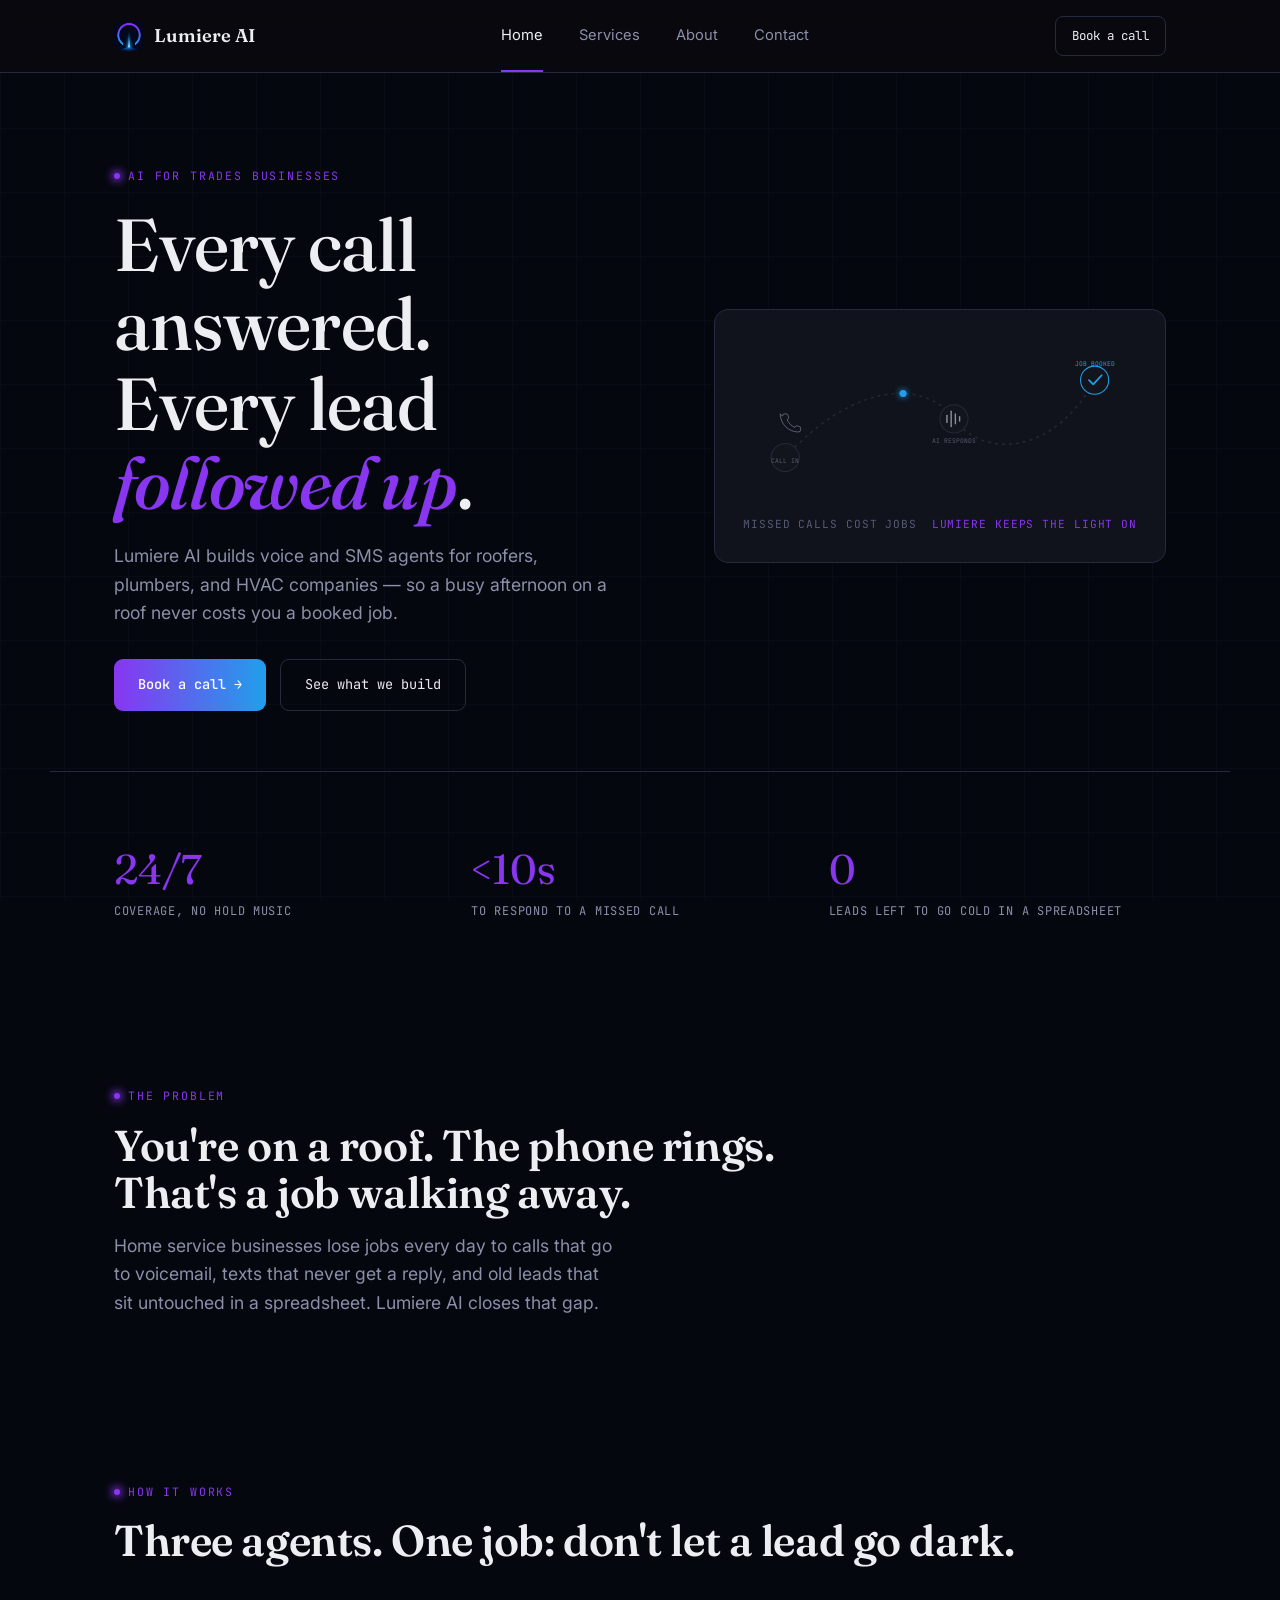
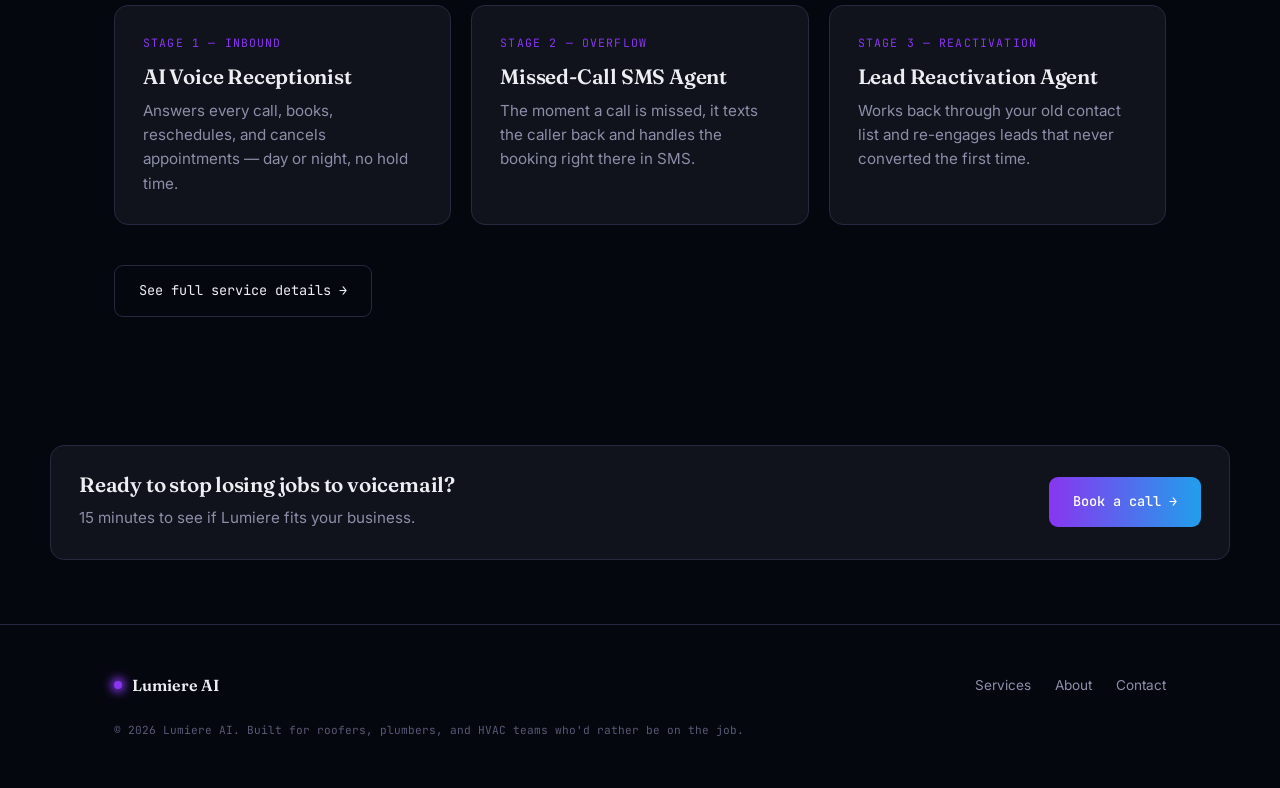
<file: index.html>
<!DOCTYPE html>
<html lang="en">
<head>
<meta charset="UTF-8">
<meta name="viewport" content="width=device-width, initial-scale=1.0">
<title>Lumiere AI — AI agents for home service businesses</title>
<meta name="description" content="Lumiere AI builds voice and SMS agents that answer, book, and reactivate leads for roofers, plumbers, and HVAC companies — so no call goes unanswered.">
<link rel="stylesheet" href="styles.css">
</head>
<body>

<nav class="nav">
  <div class="wrap">
    <a href="index.html" class="brand"><img src="assets/logo.png" alt="Lumiere AI logo" class="logo-img">Lumiere AI</a>
    <div class="nav-links">
      <a href="index.html" aria-current="page">Home</a>
      <a href="services.html">Services</a>
      <a href="about.html">About</a>
      <a href="contact.html">Contact</a>
    </div>
    <a href="contact.html" class="nav-cta">Book a call</a>
    <button class="nav-toggle" aria-label="Toggle menu">Menu</button>
  </div>
</nav>

<header class="hero">
  <div class="wrap hero-grid">
    <div>
      <span class="eyebrow">AI for trades businesses</span>
      <h1>Every call answered.<br>Every lead <em>followed up</em>.</h1>
      <p class="lede">Lumiere AI builds voice and SMS agents for roofers, plumbers, and HVAC companies — so a busy afternoon on a roof never costs you a booked job.</p>
      <div class="hero-actions">
        <a href="contact.html" class="btn btn-primary">Book a call →</a>
        <a href="services.html" class="btn btn-ghost">See what we build</a>
      </div>
    </div>

    <div class="beacon-card reveal">
      <svg viewBox="0 0 560 230" xmlns="http://www.w3.org/2000/svg">
        <defs>
          <filter id="glow" x="-60%" y="-60%" width="220%" height="220%">
            <feGaussianBlur stdDeviation="5" result="blur"/>
            <feMerge>
              <feMergeNode in="blur"/>
              <feMergeNode in="SourceGraphic"/>
            </feMerge>
          </filter>
        </defs>

        <!-- base path -->
        <path id="signal-path" d="M 60 170 C 160 60, 260 60, 300 115 S 440 170, 500 60"
              fill="none" stroke="#262a38" stroke-width="2" stroke-dasharray="4 6"/>

        <!-- waypoint nodes -->
        <circle cx="60" cy="170" r="20" fill="#13151d" stroke="#262a38" stroke-width="1.5"/>
        <circle cx="300" cy="115" r="20" fill="#13151d" stroke="#262a38" stroke-width="1.5"/>
        <circle cx="500" cy="60" r="20" fill="#13151d" stroke="#219feb" stroke-width="1.5"/>

        <!-- phone icon -->
        <path d="M52 163 q0 -6 6 -6 h4 q3 0 4 3 l2 6 q1 3 -2 5 l-2 1 q3 7 8 12 t12 8 l1 -2 q2 -3 5 -2 l6 2 q3 1 3 4 v4 q0 6 -6 6 q-20 -1 -33 -14 t-14 -33 z"
              fill="none" stroke="#8b90a1" stroke-width="1.6" transform="translate(0,-6) scale(0.55) translate(50,50)"/>
        <text x="60" y="178" text-anchor="middle" font-family="JetBrains Mono" font-size="9" fill="#565b6b">CALL IN</text>

        <!-- waveform icon -->
        <g stroke="#8b90a1" stroke-width="2" stroke-linecap="round">
          <line x1="290" y1="110" x2="290" y2="120"/>
          <line x1="296" y1="104" x2="296" y2="126"/>
          <line x1="302" y1="108" x2="302" y2="122"/>
          <line x1="308" y1="112" x2="308" y2="118"/>
        </g>
        <text x="300" y="150" text-anchor="middle" font-family="JetBrains Mono" font-size="9" fill="#565b6b">AI RESPONDS</text>

        <!-- check icon -->
        <path d="M492 60 l6 6 l12 -13" fill="none" stroke="#219feb" stroke-width="2.5" stroke-linecap="round" stroke-linejoin="round"/>
        <text x="500" y="40" text-anchor="middle" font-family="JetBrains Mono" font-size="9" fill="#219feb">JOB BOOKED</text>

        <!-- traveling glow dot -->
        <circle r="5" fill="#219feb" filter="url(#glow)">
          <animateMotion dur="3.5s" repeatCount="indefinite"
            path="M 60 170 C 160 60, 260 60, 300 115 S 440 170, 500 60"/>
        </circle>
      </svg>
      <div class="beacon-caption">
        <span>Missed calls cost jobs</span>
        <span>Lumiere keeps the light on</span>
      </div>
    </div>
  </div>
</header>

<hr class="divider wrap">

<section class="section-tight">
  <div class="wrap grid-3">
    <div class="reveal stat">
      <div class="num">24/7</div>
      <div class="label">Coverage, no hold music</div>
    </div>
    <div class="reveal stat">
      <div class="num">&lt;10s</div>
      <div class="label">To respond to a missed call</div>
    </div>
    <div class="reveal stat">
      <div class="num">0</div>
      <div class="label">Leads left to go cold in a spreadsheet</div>
    </div>
  </div>
</section>

<section>
  <div class="wrap">
    <span class="eyebrow">The problem</span>
    <h2 class="mt-16" style="max-width: 26ch;">You're on a roof. The phone rings. That's a job walking away.</h2>
    <p class="lede mt-16">Home service businesses lose jobs every day to calls that go to voicemail, texts that never get a reply, and old leads that sit untouched in a spreadsheet. Lumiere AI closes that gap.</p>
  </div>
</section>

<section class="section-tight">
  <div class="wrap">
    <span class="eyebrow">How it works</span>
    <h2 class="mt-16">Three agents. One job: don't let a lead go dark.</h2>

    <div class="grid-3 mt-40">
      <div class="card reveal">
        <span class="stage-label">Stage 1 — Inbound</span>
        <h3>AI Voice Receptionist</h3>
        <p>Answers every call, books, reschedules, and cancels appointments — day or night, no hold time.</p>
      </div>
      <div class="card reveal">
        <span class="stage-label">Stage 2 — Overflow</span>
        <h3>Missed-Call SMS Agent</h3>
        <p>The moment a call is missed, it texts the caller back and handles the booking right there in SMS.</p>
      </div>
      <div class="card reveal">
        <span class="stage-label">Stage 3 — Reactivation</span>
        <h3>Lead Reactivation Agent</h3>
        <p>Works back through your old contact list and re-engages leads that never converted the first time.</p>
      </div>
    </div>

    <a href="services.html" class="btn btn-ghost mt-40">See full service details →</a>
  </div>
</section>

<section class="section-tight">
  <div class="wrap card" style="display:flex; justify-content:space-between; align-items:center; flex-wrap:wrap; gap:20px;">
    <div>
      <h3>Ready to stop losing jobs to voicemail?</h3>
      <p class="text-muted mt-8">15 minutes to see if Lumiere fits your business.</p>
    </div>
    <a href="contact.html" class="btn btn-primary">Book a call →</a>
  </div>
</section>

<footer>
  <div class="wrap">
    <div class="footer-row">
      <a href="index.html" class="brand"><span class="dot"></span>Lumiere AI</a>
      <div class="footer-links">
        <a href="services.html">Services</a>
        <a href="about.html">About</a>
        <a href="contact.html">Contact</a>
      </div>
    </div>
    <div class="footer-fine">© 2026 Lumiere AI. Built for roofers, plumbers, and HVAC teams who'd rather be on the job.</div>
  </div>
</footer>

<script src="script.js"></script>
</body>
</html>
</file>
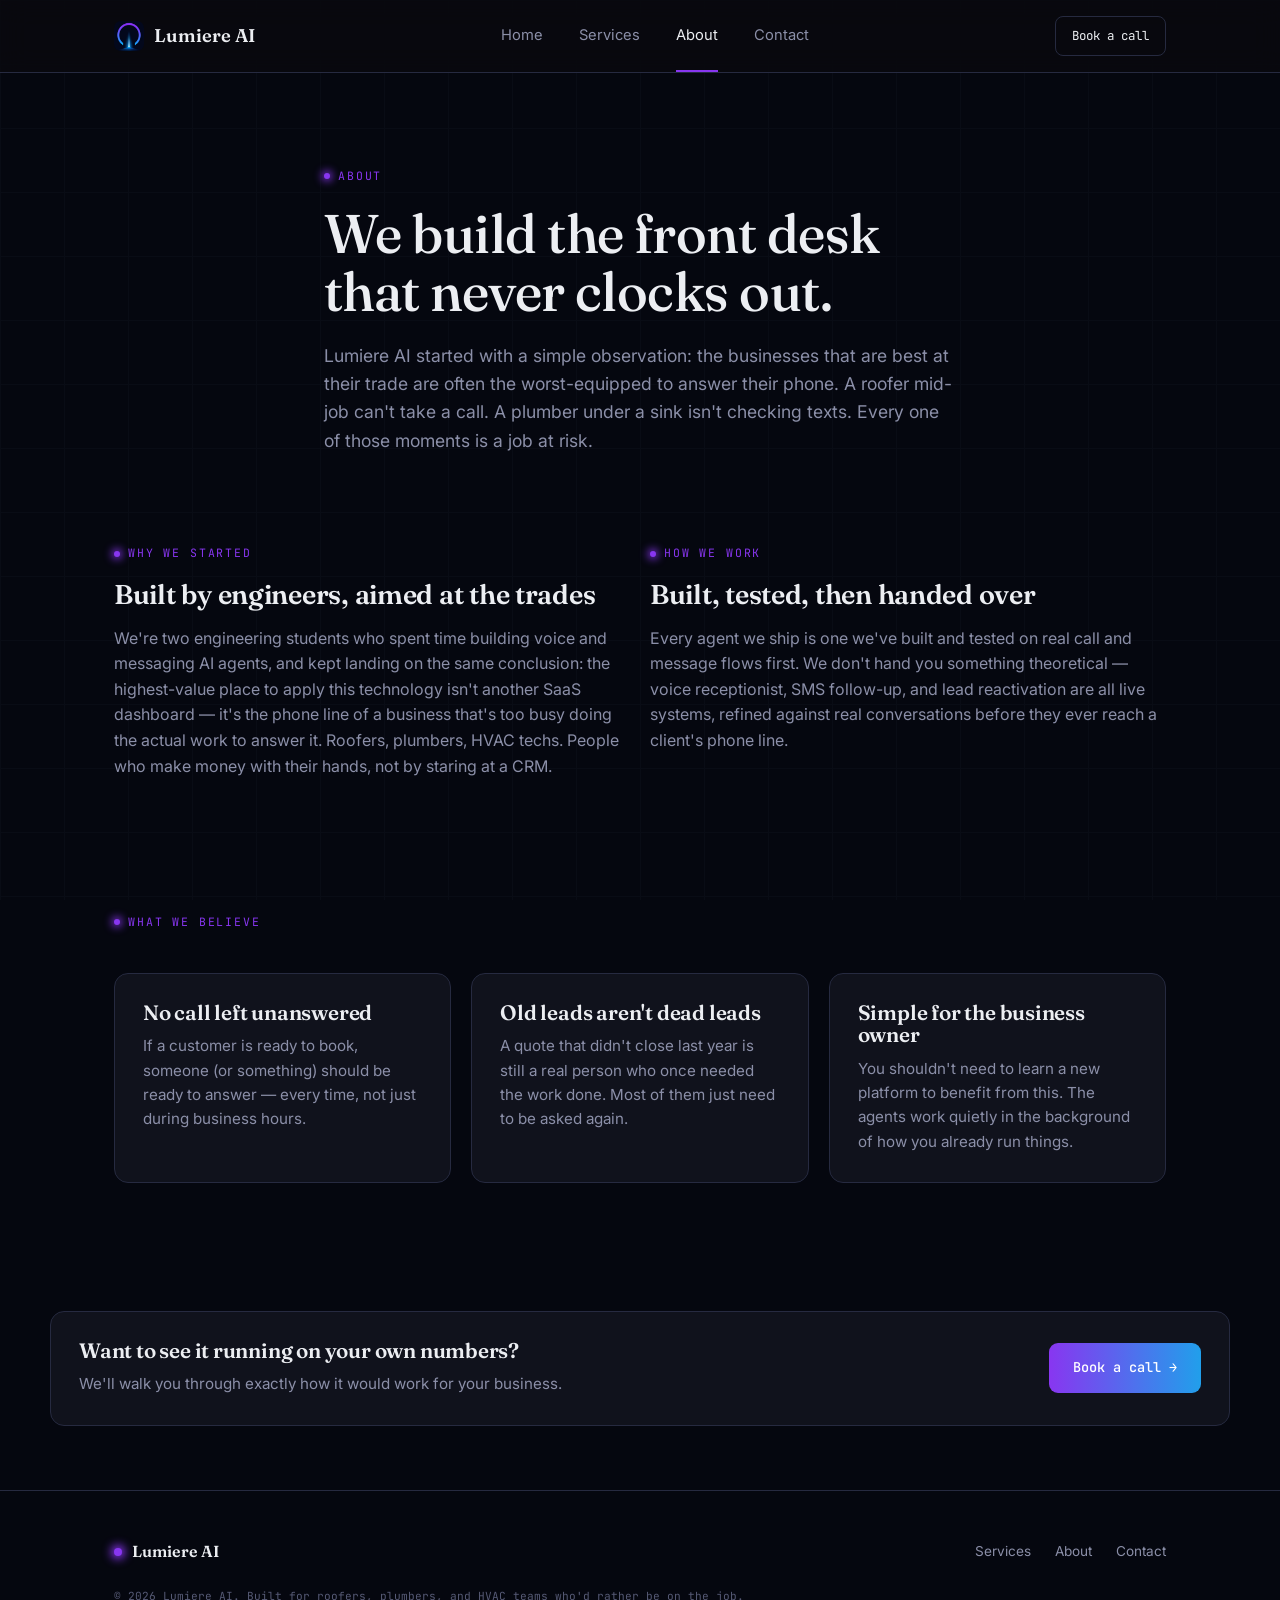
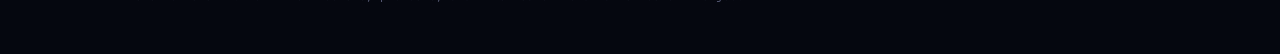
<file: about.html>
<!DOCTYPE html>
<html lang="en">
<head>
<meta charset="UTF-8">
<meta name="viewport" content="width=device-width, initial-scale=1.0">
<title>About — Lumiere AI</title>
<meta name="description" content="Lumiere AI is built by two engineers automating the parts of running a trades business that cost jobs when no one's watching.">
<link rel="stylesheet" href="styles.css">
</head>
<body>

<nav class="nav">
  <div class="wrap">
    <a href="index.html" class="brand"><img src="assets/logo.png" alt="Lumiere AI logo" class="logo-img">Lumiere AI</a>
    <div class="nav-links">
      <a href="index.html">Home</a>
      <a href="services.html">Services</a>
      <a href="about.html" aria-current="page">About</a>
      <a href="contact.html">Contact</a>
    </div>
    <a href="contact.html" class="nav-cta">Book a call</a>
    <button class="nav-toggle" aria-label="Toggle menu">Menu</button>
  </div>
</nav>

<header class="hero" style="padding-bottom: 20px;">
  <div class="wrap" style="max-width: 760px;">
    <span class="eyebrow">About</span>
    <h1 class="mt-16" style="font-size: clamp(2.2rem, 5vw, 3.4rem);">We build the front desk that never clocks out.</h1>
    <p class="lede mt-16" style="max-width: 60ch;">Lumiere AI started with a simple observation: the businesses that are best at their trade are often the worst-equipped to answer their phone. A roofer mid-job can't take a call. A plumber under a sink isn't checking texts. Every one of those moments is a job at risk.</p>
  </div>
</header>

<section class="section-tight">
  <div class="wrap grid-2">
    <div class="reveal">
      <span class="eyebrow">Why we started</span>
      <h2 class="mt-16" style="font-size: 1.7rem;">Built by engineers, aimed at the trades</h2>
      <p class="text-muted mt-16">We're two engineering students who spent time building voice and messaging AI agents, and kept landing on the same conclusion: the highest-value place to apply this technology isn't another SaaS dashboard — it's the phone line of a business that's too busy doing the actual work to answer it. Roofers, plumbers, HVAC techs. People who make money with their hands, not by staring at a CRM.</p>
    </div>
    <div class="reveal">
      <span class="eyebrow">How we work</span>
      <h2 class="mt-16" style="font-size: 1.7rem;">Built, tested, then handed over</h2>
      <p class="text-muted mt-16">Every agent we ship is one we've built and tested on real call and message flows first. We don't hand you something theoretical — voice receptionist, SMS follow-up, and lead reactivation are all live systems, refined against real conversations before they ever reach a client's phone line.</p>
    </div>
  </div>
</section>

<section class="section-tight">
  <div class="wrap">
    <span class="eyebrow">What we believe</span>
    <div class="grid-3 mt-40">
      <div class="card reveal">
        <h3>No call left unanswered</h3>
        <p>If a customer is ready to book, someone (or something) should be ready to answer — every time, not just during business hours.</p>
      </div>
      <div class="card reveal">
        <h3>Old leads aren't dead leads</h3>
        <p>A quote that didn't close last year is still a real person who once needed the work done. Most of them just need to be asked again.</p>
      </div>
      <div class="card reveal">
        <h3>Simple for the business owner</h3>
        <p>You shouldn't need to learn a new platform to benefit from this. The agents work quietly in the background of how you already run things.</p>
      </div>
    </div>
  </div>
</section>

<section class="section-tight">
  <div class="wrap card" style="display:flex; justify-content:space-between; align-items:center; flex-wrap:wrap; gap:20px;">
    <div>
      <h3>Want to see it running on your own numbers?</h3>
      <p class="text-muted mt-8">We'll walk you through exactly how it would work for your business.</p>
    </div>
    <a href="contact.html" class="btn btn-primary">Book a call →</a>
  </div>
</section>

<footer>
  <div class="wrap">
    <div class="footer-row">
      <a href="index.html" class="brand"><span class="dot"></span>Lumiere AI</a>
      <div class="footer-links">
        <a href="services.html">Services</a>
        <a href="about.html">About</a>
        <a href="contact.html">Contact</a>
      </div>
    </div>
    <div class="footer-fine">© 2026 Lumiere AI. Built for roofers, plumbers, and HVAC teams who'd rather be on the job.</div>
  </div>
</footer>

<script src="script.js"></script>
</body>
</html>
</file>
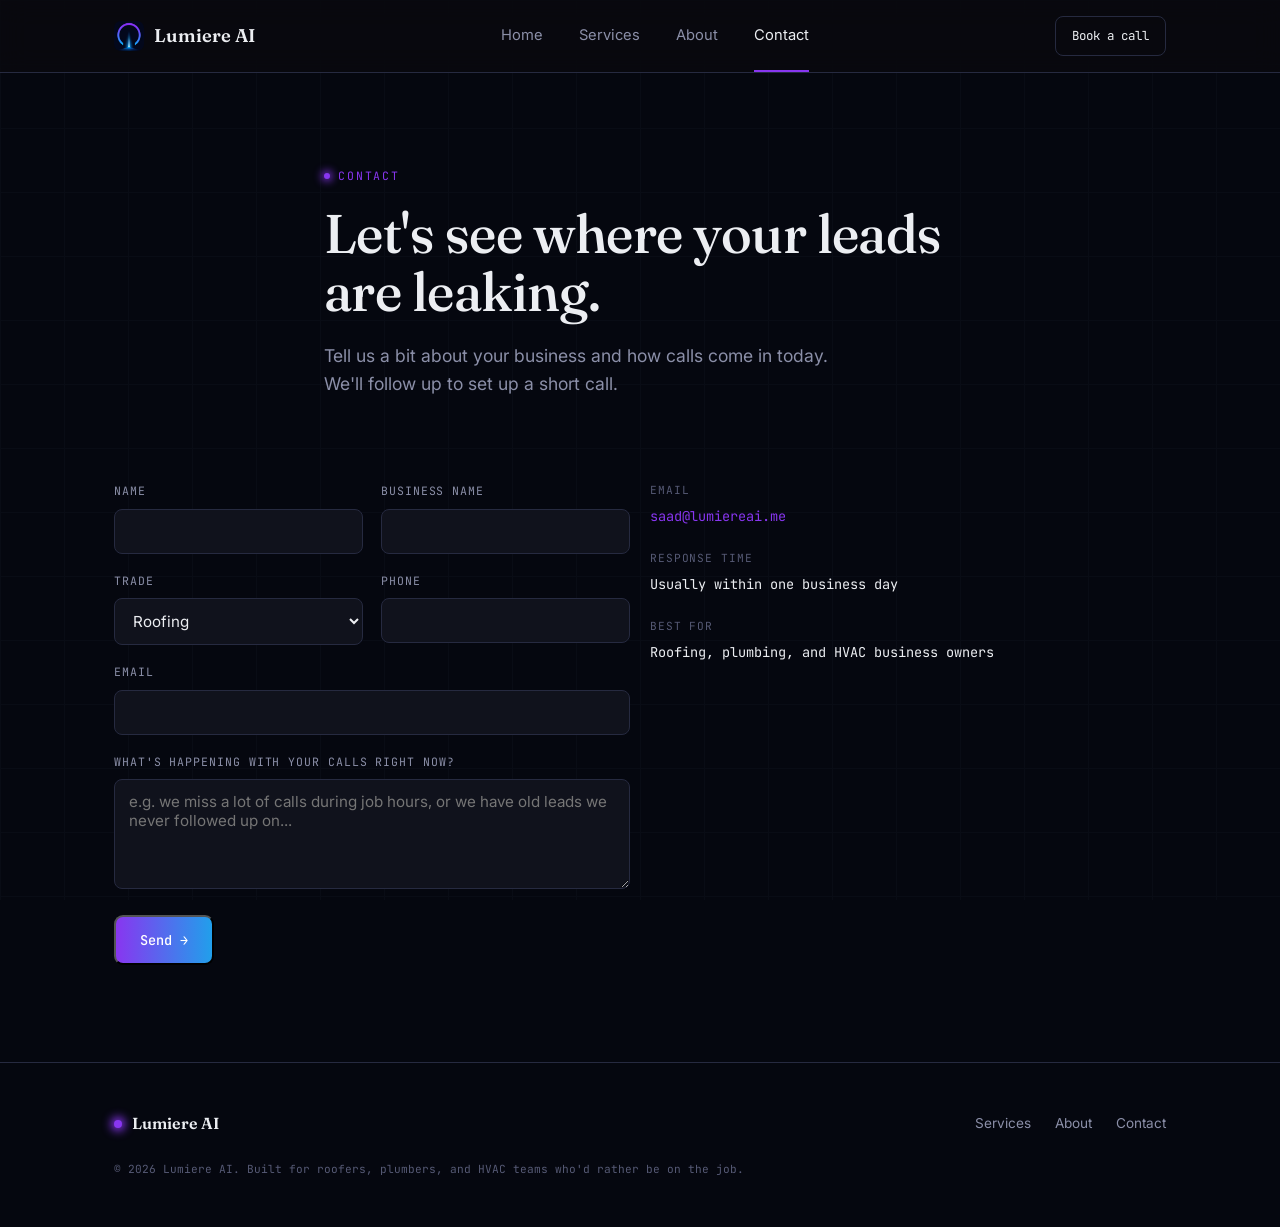
<file: contact.html>
<!DOCTYPE html>
<html lang="en">
<head>
<meta charset="UTF-8">
<meta name="viewport" content="width=device-width, initial-scale=1.0">
<title>Contact — Lumiere AI</title>
<meta name="description" content="Book a call with Lumiere AI to see how AI voice and SMS agents can work for your home service business.">
<link rel="stylesheet" href="styles.css">
</head>
<body>

<nav class="nav">
  <div class="wrap">
    <a href="index.html" class="brand"><img src="assets/logo.png" alt="Lumiere AI logo" class="logo-img">Lumiere AI</a>
    <div class="nav-links">
      <a href="index.html">Home</a>
      <a href="services.html">Services</a>
      <a href="about.html">About</a>
      <a href="contact.html" aria-current="page">Contact</a>
    </div>
    <a href="contact.html" class="nav-cta">Book a call</a>
    <button class="nav-toggle" aria-label="Toggle menu">Menu</button>
  </div>
</nav>

<header class="hero" style="padding-bottom: 20px;">
  <div class="wrap" style="max-width: 760px;">
    <span class="eyebrow">Contact</span>
    <h1 class="mt-16" style="font-size: clamp(2.2rem, 5vw, 3.4rem);">Let's see where your leads are leaking.</h1>
    <p class="lede mt-16">Tell us a bit about your business and how calls come in today. We'll follow up to set up a short call.</p>
  </div>
</header>

<section class="section-tight">
  <div class="wrap grid-2" style="align-items: start;">
    <form id="contact-form" class="reveal">
      <input type="hidden" name="access_key" value="ab494fed-c36d-4557-8102-f8f3ff03dc1b">
      <input type="hidden" name="subject" value="New inquiry from Lumiere AI website">
      <input type="checkbox" name="botcheck" style="display:none" tabindex="-1" autocomplete="off">
      <div class="row-2">
        <div class="field">
          <label for="name">Name</label>
          <input type="text" id="name" name="name" required>
        </div>
        <div class="field">
          <label for="business">Business name</label>
          <input type="text" id="business" name="business" required>
        </div>
      </div>
      <div class="row-2">
        <div class="field">
          <label for="trade">Trade</label>
          <select id="trade" name="trade">
            <option>Roofing</option>
            <option>Plumbing</option>
            <option>HVAC</option>
            <option>Other</option>
          </select>
        </div>
        <div class="field">
          <label for="phone">Phone</label>
          <input type="tel" id="phone" name="phone" required>
        </div>
      </div>
      <div class="field">
        <label for="email">Email</label>
        <input type="email" id="email" name="email" required>
      </div>
      <div class="field">
        <label for="message">What's happening with your calls right now?</label>
        <textarea id="message" name="message" placeholder="e.g. we miss a lot of calls during job hours, or we have old leads we never followed up on..."></textarea>
      </div>
      <button type="submit" class="btn btn-primary" style="align-self: flex-start;">Send →</button>
      <p id="form-status" style="font-family: var(--font-mono); font-size: 0.82rem; min-height: 1.2em;"></p>
    </form>

    <div class="contact-side reveal">
      <div class="item">
        <div>Email</div>
        <a href="mailto:saad@lumiereai.me">saad@lumiereai.me</a>
      </div>
      <div class="item">
        <div>Response time</div>
        <div style="color: var(--text);">Usually within one business day</div>
      </div>
      <div class="item">
        <div>Best for</div>
        <div style="color: var(--text);">Roofing, plumbing, and HVAC business owners</div>
      </div>
    </div>
  </div>
</section>

<footer>
  <div class="wrap">
    <div class="footer-row">
      <a href="index.html" class="brand"><span class="dot"></span>Lumiere AI</a>
      <div class="footer-links">
        <a href="services.html">Services</a>
        <a href="about.html">About</a>
        <a href="contact.html">Contact</a>
      </div>
    </div>
    <div class="footer-fine">© 2026 Lumiere AI. Built for roofers, plumbers, and HVAC teams who'd rather be on the job.</div>
  </div>
</footer>

<script src="script.js"></script>
</body>
</html>
</file>
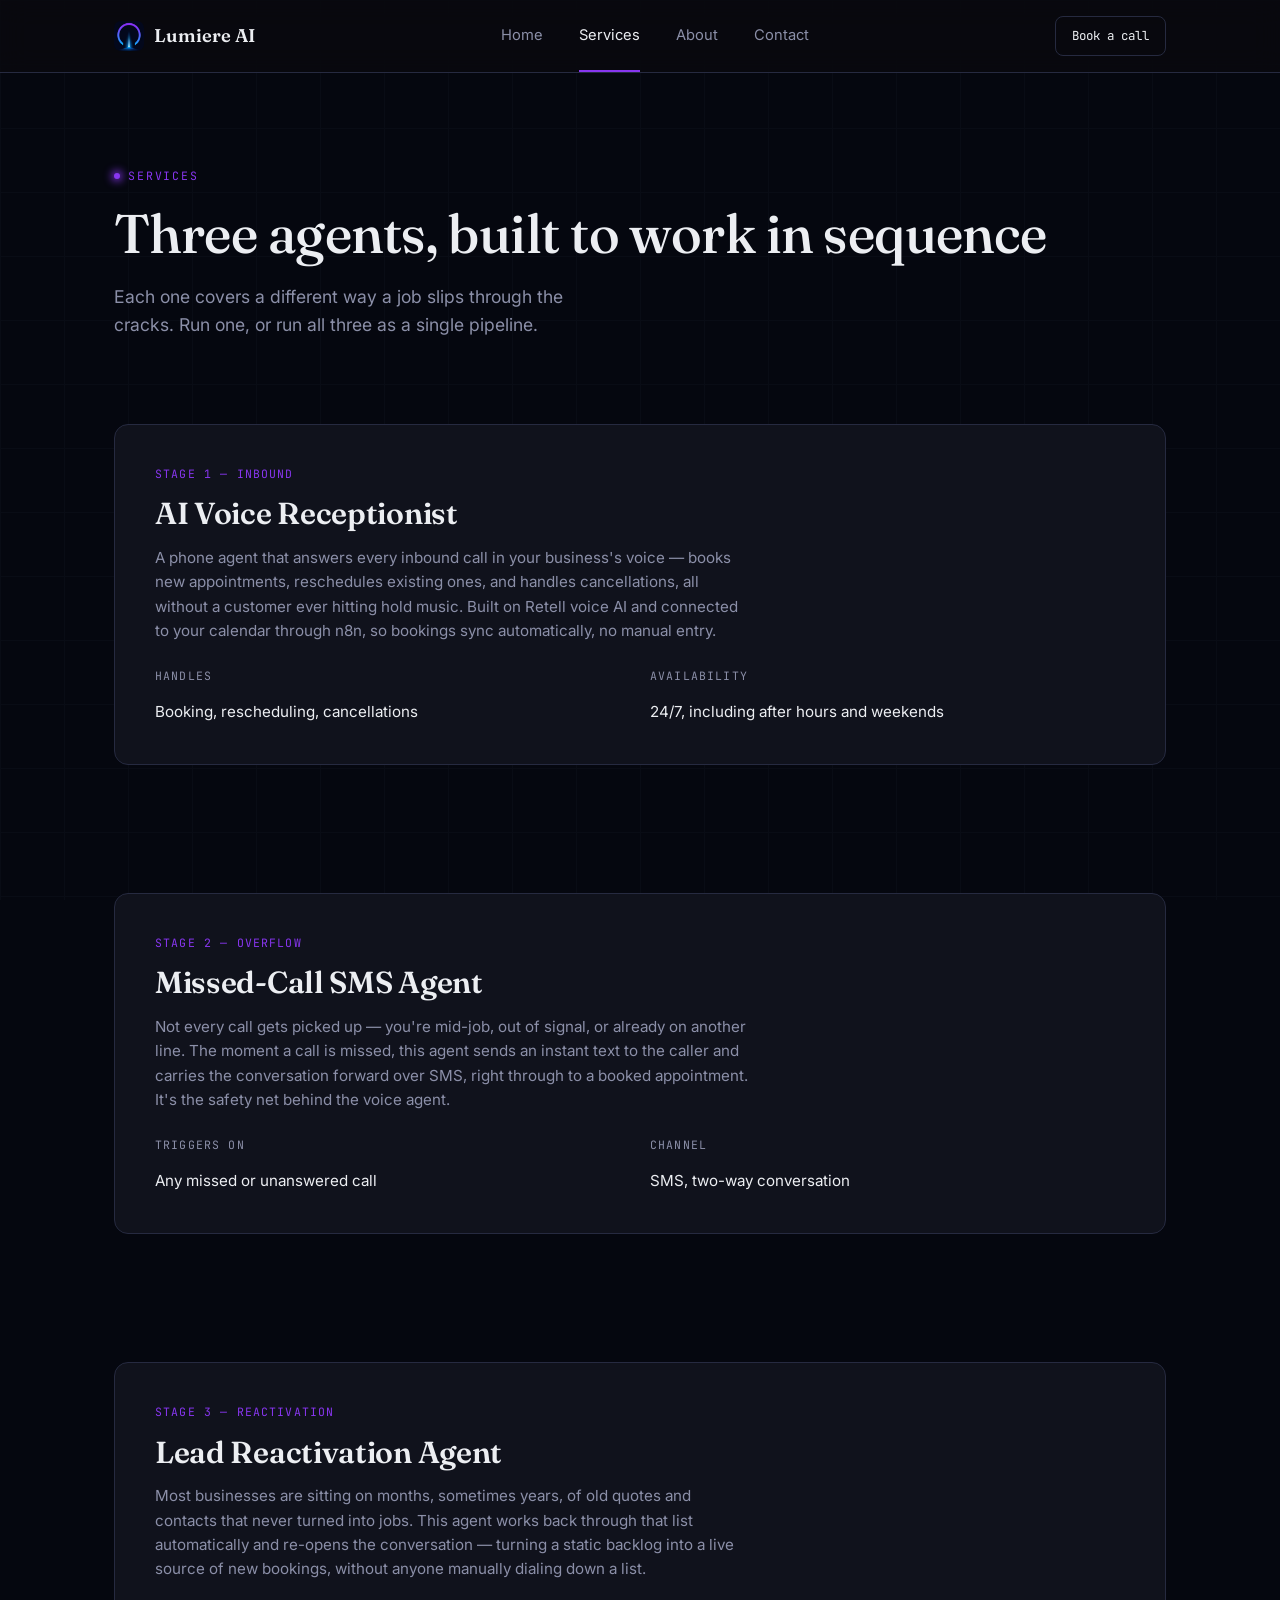
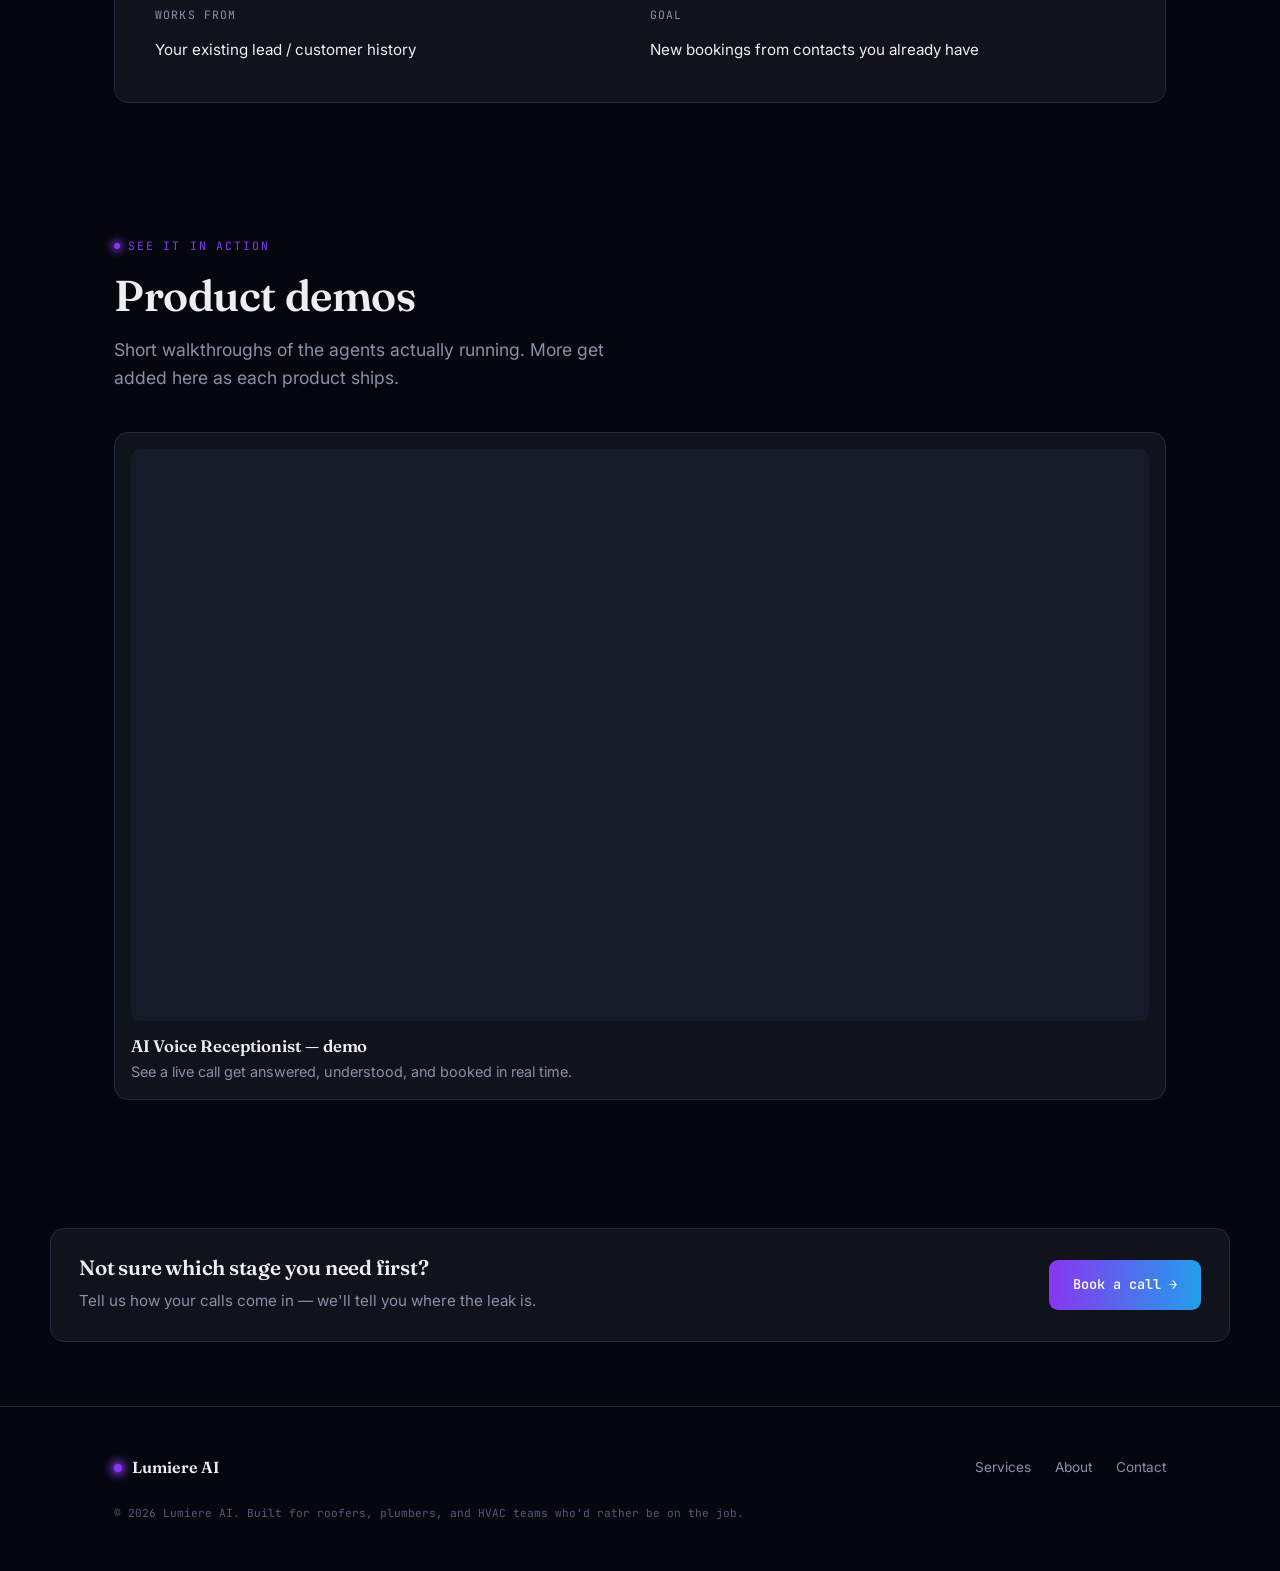
<file: services.html>
<!DOCTYPE html>
<html lang="en">
<head>
<meta charset="UTF-8">
<meta name="viewport" content="width=device-width, initial-scale=1.0">
<title>Services — Lumiere AI</title>
<meta name="description" content="AI Voice Receptionist, Missed-Call SMS Agent, and Lead Reactivation Agent — built for roofers, plumbers, and HVAC businesses.">
<link rel="stylesheet" href="styles.css">
</head>
<body>

<nav class="nav">
  <div class="wrap">
    <a href="index.html" class="brand"><img src="assets/logo.png" alt="Lumiere AI logo" class="logo-img">Lumiere AI</a>
    <div class="nav-links">
      <a href="index.html">Home</a>
      <a href="services.html" aria-current="page">Services</a>
      <a href="about.html">About</a>
      <a href="contact.html">Contact</a>
    </div>
    <a href="contact.html" class="nav-cta">Book a call</a>
    <button class="nav-toggle" aria-label="Toggle menu">Menu</button>
  </div>
</nav>

<header class="hero" style="padding-bottom: 20px;">
  <div class="wrap">
    <span class="eyebrow">Services</span>
    <h1 class="mt-16" style="font-size: clamp(2.2rem, 5vw, 3.4rem);">Three agents, built to work in sequence</h1>
    <p class="lede mt-16">Each one covers a different way a job slips through the cracks. Run one, or run all three as a single pipeline.</p>
  </div>
</header>

<section class="section-tight">
  <div class="wrap">
    <div class="card reveal" style="padding: 40px;">
      <span class="stage-label">Stage 1 — Inbound</span>
      <h2 style="font-size: 1.9rem;">AI Voice Receptionist</h2>
      <p class="text-muted mt-16" style="max-width: 60ch;">A phone agent that answers every inbound call in your business's voice — books new appointments, reschedules existing ones, and handles cancellations, all without a customer ever hitting hold music. Built on Retell voice AI and connected to your calendar through n8n, so bookings sync automatically, no manual entry.</p>
      <div class="grid-2 mt-24">
        <div><span class="stage-label" style="color: var(--text-muted);">Handles</span><p style="color: var(--text);">Booking, rescheduling, cancellations</p></div>
        <div><span class="stage-label" style="color: var(--text-muted);">Availability</span><p style="color: var(--text);">24/7, including after hours and weekends</p></div>
      </div>
    </div>
  </div>
</section>

<section class="section-tight">
  <div class="wrap">
    <div class="card reveal" style="padding: 40px;">
      <span class="stage-label">Stage 2 — Overflow</span>
      <h2 style="font-size: 1.9rem;">Missed-Call SMS Agent</h2>
      <p class="text-muted mt-16" style="max-width: 60ch;">Not every call gets picked up — you're mid-job, out of signal, or already on another line. The moment a call is missed, this agent sends an instant text to the caller and carries the conversation forward over SMS, right through to a booked appointment. It's the safety net behind the voice agent.</p>
      <div class="grid-2 mt-24">
        <div><span class="stage-label" style="color: var(--text-muted);">Triggers on</span><p style="color: var(--text);">Any missed or unanswered call</p></div>
        <div><span class="stage-label" style="color: var(--text-muted);">Channel</span><p style="color: var(--text);">SMS, two-way conversation</p></div>
      </div>
    </div>
  </div>
</section>

<section class="section-tight">
  <div class="wrap">
    <div class="card reveal" style="padding: 40px;">
      <span class="stage-label">Stage 3 — Reactivation</span>
      <h2 style="font-size: 1.9rem;">Lead Reactivation Agent</h2>
      <p class="text-muted mt-16" style="max-width: 60ch;">Most businesses are sitting on months, sometimes years, of old quotes and contacts that never turned into jobs. This agent works back through that list automatically and re-opens the conversation — turning a static backlog into a live source of new bookings, without anyone manually dialing down a list.</p>
      <div class="grid-2 mt-24">
        <div><span class="stage-label" style="color: var(--text-muted);">Works from</span><p style="color: var(--text);">Your existing lead / customer history</p></div>
        <div><span class="stage-label" style="color: var(--text-muted);">Goal</span><p style="color: var(--text);">New bookings from contacts you already have</p></div>
      </div>
    </div>
  </div>
</section>

<section class="section-tight" id="demos">
  <div class="wrap">
    <span class="eyebrow">See it in action</span>
    <h2 class="mt-16">Product demos</h2>
    <p class="lede mt-16">Short walkthroughs of the agents actually running. More get added here as each product ships.</p>

    <!-- DEMO VIDEO GRID — to add another demo later, just copy one
         .video-card block below and swap the YouTube video ID + text -->
    <div class="video-grid mt-40">

      <div class="video-card reveal">
        <div class="video-frame">
          <iframe src="https://www.youtube-nocookie.com/embed/3lPFvvXuwTw"
                  title="Lumiere AI product demo"
                  allow="accelerometer; autoplay; clipboard-write; encrypted-media; gyroscope; picture-in-picture"
                  allowfullscreen loading="lazy"></iframe>
        </div>
        <h3>AI Voice Receptionist — demo</h3>
        <p class="text-muted">See a live call get answered, understood, and booked in real time.</p>
      </div>

      <!-- Next demo goes here, e.g.:
      <div class="video-card reveal">
        <div class="video-frame">
          <iframe src="https://www.youtube-nocookie.com/embed/VIDEO_ID_HERE"
                  title="Lumiere AI product demo"
                  allow="accelerometer; autoplay; clipboard-write; encrypted-media; gyroscope; picture-in-picture"
                  allowfullscreen loading="lazy"></iframe>
        </div>
        <h3>Demo title</h3>
        <p class="text-muted">One line describing what this demo shows.</p>
      </div>
      -->

    </div>
  </div>
</section>

<section class="section-tight">
  <div class="wrap card" style="display:flex; justify-content:space-between; align-items:center; flex-wrap:wrap; gap:20px;">
    <div>
      <h3>Not sure which stage you need first?</h3>
      <p class="text-muted mt-8">Tell us how your calls come in — we'll tell you where the leak is.</p>
    </div>
    <a href="contact.html" class="btn btn-primary">Book a call →</a>
  </div>
</section>

<footer>
  <div class="wrap">
    <div class="footer-row">
      <a href="index.html" class="brand"><span class="dot"></span>Lumiere AI</a>
      <div class="footer-links">
        <a href="services.html">Services</a>
        <a href="about.html">About</a>
        <a href="contact.html">Contact</a>
      </div>
    </div>
    <div class="footer-fine">© 2026 Lumiere AI. Built for roofers, plumbers, and HVAC teams who'd rather be on the job.</div>
  </div>
</footer>

<script src="script.js"></script>
</body>
</html>
</file>
<file: styles.css>
/* ============================================================
   LUMIÈRE AI — design tokens
   Concept: a dark signal-field. Every glow is a call that got
   answered. Amber = the light (the save). Cyan = raw signal/data.
   ============================================================ */

@import url('https://fonts.googleapis.com/css2?family=Fraunces:opsz,wght@9..144,400;9..144,500;9..144,600;9..144,700&family=Inter:wght@400;500;600&family=JetBrains+Mono:wght@400;500&display=swap');

:root {
  /* color — matched to the Lumière AI logo (violet → blue arc on near-black) */
  --bg: #05070f;
  --bg-raised: #10121c;
  --bg-raised-2: #171a28;
  --line: #262a40;
  --text: #eceef2;
  --text-muted: #8b8fa8;
  --text-faint: #565a75;
  --purple: #8836f0;
  --purple-dim: #5a2c96;
  --blue: #219feb;
  --gradient: linear-gradient(90deg, var(--purple), var(--blue));
  --danger: #ff6b6b;

  /* type */
  --font-display: 'Fraunces', serif;
  --font-body: 'Inter', -apple-system, sans-serif;
  --font-mono: 'JetBrains Mono', monospace;

  /* layout */
  --max: 1180px;
  --edge: clamp(24px, 5vw, 64px);
  --radius: 14px;
}

* { box-sizing: border-box; margin: 0; padding: 0; }

html { scroll-behavior: smooth; }

@media (prefers-reduced-motion: reduce) {
  html { scroll-behavior: auto; }
  * { animation-duration: 0.01ms !important; animation-iteration-count: 1 !important; transition-duration: 0.01ms !important; }
}

body {
  background: var(--bg);
  color: var(--text);
  font-family: var(--font-body);
  font-size: 16px;
  line-height: 1.6;
  -webkit-font-smoothing: antialiased;
  overflow-x: hidden;
}

/* faint ambient grid */
body::before {
  content: '';
  position: fixed;
  inset: 0;
  background-image:
    linear-gradient(var(--line) 1px, transparent 1px),
    linear-gradient(90deg, var(--line) 1px, transparent 1px);
  background-size: 64px 64px;
  opacity: 0.14;
  pointer-events: none;
  z-index: 0;
}

a { color: inherit; text-decoration: none; }

img, svg { display: block; max-width: 100%; }

.wrap {
  max-width: var(--max);
  margin: 0 auto;
  padding-left: var(--edge);
  padding-right: var(--edge);
  position: relative;
  z-index: 1;
}

/* ---------- type scale ---------- */
h1, h2, h3 { font-family: var(--font-display); font-weight: 600; line-height: 1.08; letter-spacing: -0.01em; }
h1 { font-size: clamp(2.6rem, 6vw, 4.6rem); font-weight: 500; }
h2 { font-size: clamp(1.9rem, 3.6vw, 2.7rem); }
h3 { font-size: 1.3rem; }

.eyebrow {
  font-family: var(--font-mono);
  font-size: 0.72rem;
  letter-spacing: 0.16em;
  text-transform: uppercase;
  color: var(--purple);
  display: inline-flex;
  align-items: center;
  gap: 8px;
}
.eyebrow::before {
  content: '';
  width: 6px; height: 6px;
  border-radius: 50%;
  background: var(--purple);
  box-shadow: 0 0 8px 2px var(--purple);
}

.lede { color: var(--text-muted); font-size: 1.1rem; max-width: 46ch; }

/* ---------- nav ---------- */
.nav {
  position: sticky; top: 0; z-index: 50;
  backdrop-filter: blur(14px);
  background: rgba(10, 11, 15, 0.72);
  border-bottom: 1px solid var(--line);
}
.nav .wrap { display: flex; align-items: center; justify-content: space-between; height: 72px; }
.brand { display: flex; align-items: center; gap: 10px; font-family: var(--font-display); font-size: 1.15rem; font-weight: 600; }
.brand .dot { width: 8px; height: 8px; border-radius: 50%; background: var(--purple); box-shadow: 0 0 10px 3px var(--purple); }
.brand .logo-img { width: 30px; height: 30px; border-radius: 7px; object-fit: cover; }
.nav-links { display: flex; gap: 36px; font-size: 0.92rem; color: var(--text-muted); }
.nav-links a { transition: color 0.2s; position: relative; }
.nav-links a:hover, .nav-links a[aria-current="page"] { color: var(--text); }
.nav-links a[aria-current="page"]::after {
  content: ''; position: absolute; left: 0; right: 0; bottom: -24px;
  height: 2px; background: var(--purple);
}
.nav-cta {
  font-family: var(--font-mono); font-size: 0.78rem;
  border: 1px solid var(--line); padding: 9px 16px; border-radius: 8px;
  color: var(--text); transition: border-color 0.2s, background 0.2s;
}
.nav-cta:hover { border-color: var(--purple); background: rgba(136,54,240,0.12); }
.nav-toggle { display: none; }

@media (max-width: 760px) {
  .nav-links { display: none; }
  .nav-toggle {
    display: block; background: none; border: 1px solid var(--line);
    color: var(--text); border-radius: 8px; padding: 8px 12px; font-family: var(--font-mono); font-size: 0.75rem;
  }
}

/* ---------- buttons ---------- */
.btn {
  display: inline-flex; align-items: center; gap: 10px;
  font-family: var(--font-mono); font-size: 0.85rem;
  padding: 14px 24px; border-radius: 9px;
  transition: transform 0.2s, box-shadow 0.2s, background 0.2s;
}
.btn-primary { background: var(--gradient); color: #ffffff; font-weight: 500; }
.btn-primary:hover { transform: translateY(-1px); box-shadow: 0 8px 24px -6px rgba(136,54,240,0.55); }
.btn-ghost { border: 1px solid var(--line); color: var(--text); }
.btn-ghost:hover { border-color: var(--text-muted); }

/* ---------- sections ---------- */
section { position: relative; z-index: 1; padding: 96px 0; }
.section-tight { padding: 64px 0; }
.divider { border: none; border-top: 1px solid var(--line); }

/* ---------- hero ---------- */
.hero { padding-top: 88px; padding-bottom: 60px; }
.hero-grid { display: grid; grid-template-columns: 1.1fr 0.9fr; gap: 48px; align-items: center; }
@media (max-width: 900px) { .hero-grid { grid-template-columns: 1fr; } }
.hero h1 { margin: 18px 0 20px; }
.hero h1 em { font-style: italic; color: var(--purple); }
.hero-actions { display: flex; gap: 14px; margin-top: 32px; flex-wrap: wrap; }

/* ---------- beacon signature diagram ---------- */
.beacon-card {
  background: var(--bg-raised);
  border: 1px solid var(--line);
  border-radius: var(--radius);
  padding: 28px;
}
.beacon-card svg { width: 100%; height: auto; }
.beacon-caption { display: flex; justify-content: space-between; margin-top: 16px; font-family: var(--font-mono); font-size: 0.7rem; color: var(--text-faint); text-transform: uppercase; letter-spacing: 0.08em; }
.beacon-caption span:last-child { color: var(--purple); }

/* ---------- cards / grids ---------- */
.grid-3 { display: grid; grid-template-columns: repeat(3, 1fr); gap: 20px; }
.grid-2 { display: grid; grid-template-columns: repeat(2, 1fr); gap: 20px; }
@media (max-width: 860px) { .grid-3, .grid-2 { grid-template-columns: 1fr; } }

.card {
  background: var(--bg-raised);
  border: 1px solid var(--line);
  border-radius: var(--radius);
  padding: 28px;
  transition: border-color 0.25s, transform 0.25s;
}
.card:hover { border-color: var(--purple-dim); transform: translateY(-2px); }

.stage-label {
  font-family: var(--font-mono); font-size: 0.72rem; color: var(--purple);
  letter-spacing: 0.1em; text-transform: uppercase; margin-bottom: 14px; display: block;
}
.card h3 { margin-bottom: 10px; }
.card p { color: var(--text-muted); font-size: 0.95rem; }

.stat { text-align: left; }
.stat .num { font-family: var(--font-display); font-size: 2.6rem; color: var(--purple); }
.stat .label { font-family: var(--font-mono); font-size: 0.75rem; color: var(--text-muted); text-transform: uppercase; letter-spacing: 0.06em; }

/* ---------- video demos ---------- */
.video-grid { display: grid; grid-template-columns: repeat(auto-fit, minmax(320px, 1fr)); gap: 24px; }
.video-card {
  background: var(--bg-raised);
  border: 1px solid var(--line);
  border-radius: var(--radius);
  padding: 16px;
  transition: border-color 0.25s;
}
.video-card:hover { border-color: var(--purple-dim); }
.video-frame {
  position: relative;
  width: 100%;
  padding-top: 56.25%; /* 16:9 */
  border-radius: 9px;
  overflow: hidden;
  background: var(--bg-raised-2);
}
.video-frame iframe {
  position: absolute; inset: 0; width: 100%; height: 100%; border: 0;
}
.video-card h3 { font-size: 1.05rem; margin-top: 16px; }
.video-card p { font-size: 0.9rem; margin-top: 4px; }

/* ---------- footer ---------- */
footer { border-top: 1px solid var(--line); padding: 48px 0; }
.footer-row { display: flex; justify-content: space-between; align-items: center; flex-wrap: wrap; gap: 16px; }
footer .brand { font-size: 1rem; }
.footer-links { display: flex; gap: 24px; font-size: 0.85rem; color: var(--text-muted); }
.footer-links a:hover { color: var(--text); }
.footer-fine { font-family: var(--font-mono); font-size: 0.7rem; color: var(--text-faint); margin-top: 24px; }

/* ---------- forms ---------- */
form { display: flex; flex-direction: column; gap: 18px; max-width: 560px; }
.field label {
  display: block; font-family: var(--font-mono); font-size: 0.72rem;
  color: var(--text-muted); text-transform: uppercase; letter-spacing: 0.08em; margin-bottom: 8px;
}
.field input, .field select, .field textarea {
  width: 100%; background: var(--bg-raised); border: 1px solid var(--line);
  border-radius: 8px; padding: 12px 14px; color: var(--text); font-family: var(--font-body); font-size: 0.95rem;
}
.field input:focus, .field select:focus, .field textarea:focus {
  outline: none; border-color: var(--purple);
}
.field textarea { resize: vertical; min-height: 110px; }
.row-2 { display: grid; grid-template-columns: 1fr 1fr; gap: 18px; }
@media (max-width: 600px) { .row-2 { grid-template-columns: 1fr; } }

.contact-side { font-family: var(--font-mono); font-size: 0.85rem; color: var(--text-muted); }
.contact-side a { color: var(--purple); }
.contact-side .item { margin-bottom: 22px; }
.contact-side .item div:first-child { color: var(--text-faint); text-transform: uppercase; font-size: 0.7rem; letter-spacing: 0.08em; margin-bottom: 6px; }

/* utility */
.mt-8 { margin-top: 8px; } .mt-16 { margin-top: 16px; } .mt-24 { margin-top: 24px; } .mt-40 { margin-top: 40px; } .mt-64 { margin-top: 64px; }
.center { text-align: center; margin-left: auto; margin-right: auto; }
.text-muted { color: var(--text-muted); }

/* reveal-on-scroll */
.reveal { opacity: 0; transform: translateY(16px); transition: opacity 0.7s ease, transform 0.7s ease; }
.reveal.in { opacity: 1; transform: translateY(0); }
</file>
